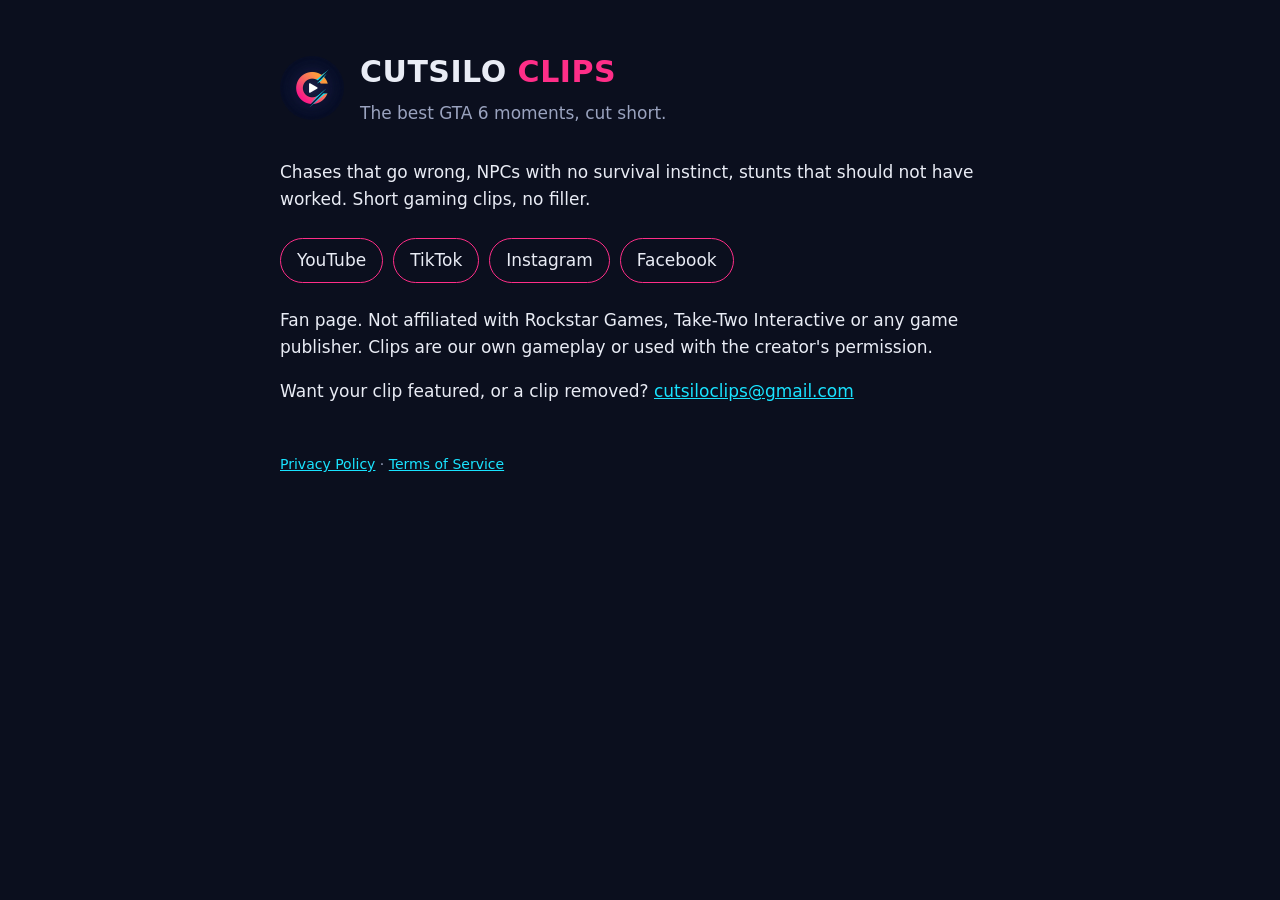
<file: index.html>
<!doctype html>
<html lang="en">
<head>
<meta charset="utf-8">
<meta name="viewport" content="width=device-width, initial-scale=1">
<title>Cutsilo Clips</title>
<meta name="description" content="The best GTA 6 moments, cut short. Short gaming clips on YouTube, TikTok, Instagram and Facebook.">
<link rel="icon" href="logo.png">
<link rel="stylesheet" href="style.css">
</head>
<body>
<main>
  <header>
    <img src="logo.png" alt="Cutsilo Clips logo">
    <div>
      <h1>CUTSILO <span>CLIPS</span></h1>
      <p class="tagline">The best GTA 6 moments, cut short.</p>
    </div>
  </header>
  <p>Chases that go wrong, NPCs with no survival instinct, stunts that should not have worked. Short gaming clips, no filler.</p>
  <div class="links">
    <a href="https://www.youtube.com/@cutsiloclips">YouTube</a>
    <a href="https://www.tiktok.com/@cutsiloclips">TikTok</a>
    <a href="https://www.instagram.com/cutsiloclips/">Instagram</a>
    <a href="https://www.facebook.com/profile.php?id=61596430987827">Facebook</a>
  </div>
  <p>Fan page. Not affiliated with Rockstar Games, Take-Two Interactive or any game publisher. Clips are our own gameplay or used with the creator's permission.</p>
  <p>Want your clip featured, or a clip removed? <a href="mailto:cutsiloclips@gmail.com">cutsiloclips@gmail.com</a></p>
  <footer><a href="privacy.html">Privacy Policy</a> · <a href="terms.html">Terms of Service</a></footer>
</main>
</body>
</html>
</file>
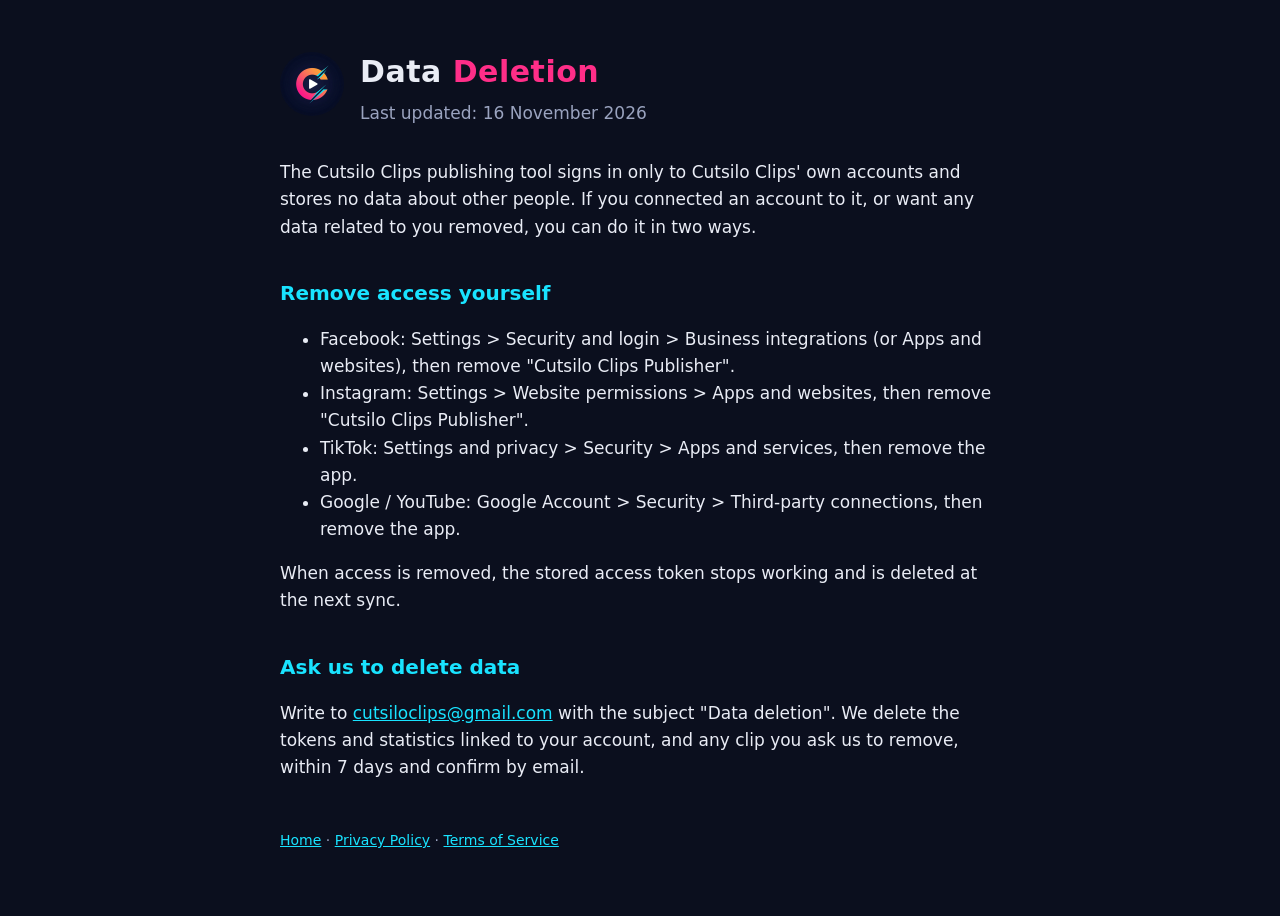
<file: data-deletion.html>
<!doctype html>
<html lang="en">
<head>
<meta charset="utf-8">
<meta name="viewport" content="width=device-width, initial-scale=1">
<title>Data Deletion · Cutsilo Clips</title>
<link rel="icon" href="logo.png">
<link rel="stylesheet" href="style.css">
</head>
<body>
<main>
  <header><a href="index.html"><img src="logo.png" alt="Cutsilo Clips logo"></a><div><h1>Data <span>Deletion</span></h1><p class="tagline">Last updated: 16 November 2026</p></div></header>
  <p>The Cutsilo Clips publishing tool signs in only to Cutsilo Clips' own accounts and stores no data about other people. If you connected an account to it, or want any data related to you removed, you can do it in two ways.</p>
  <h2>Remove access yourself</h2>
  <ul>
    <li>Facebook: Settings &gt; Security and login &gt; Business integrations (or Apps and websites), then remove "Cutsilo Clips Publisher".</li>
    <li>Instagram: Settings &gt; Website permissions &gt; Apps and websites, then remove "Cutsilo Clips Publisher".</li>
    <li>TikTok: Settings and privacy &gt; Security &gt; Apps and services, then remove the app.</li>
    <li>Google / YouTube: Google Account &gt; Security &gt; Third-party connections, then remove the app.</li>
  </ul>
  <p>When access is removed, the stored access token stops working and is deleted at the next sync.</p>
  <h2>Ask us to delete data</h2>
  <p>Write to <a href="mailto:cutsiloclips@gmail.com">cutsiloclips@gmail.com</a> with the subject "Data deletion". We delete the tokens and statistics linked to your account, and any clip you ask us to remove, within 7 days and confirm by email.</p>
  <footer><a href="index.html">Home</a> · <a href="privacy.html">Privacy Policy</a> · <a href="terms.html">Terms of Service</a></footer>
</main>
</body>
</html>
</file>
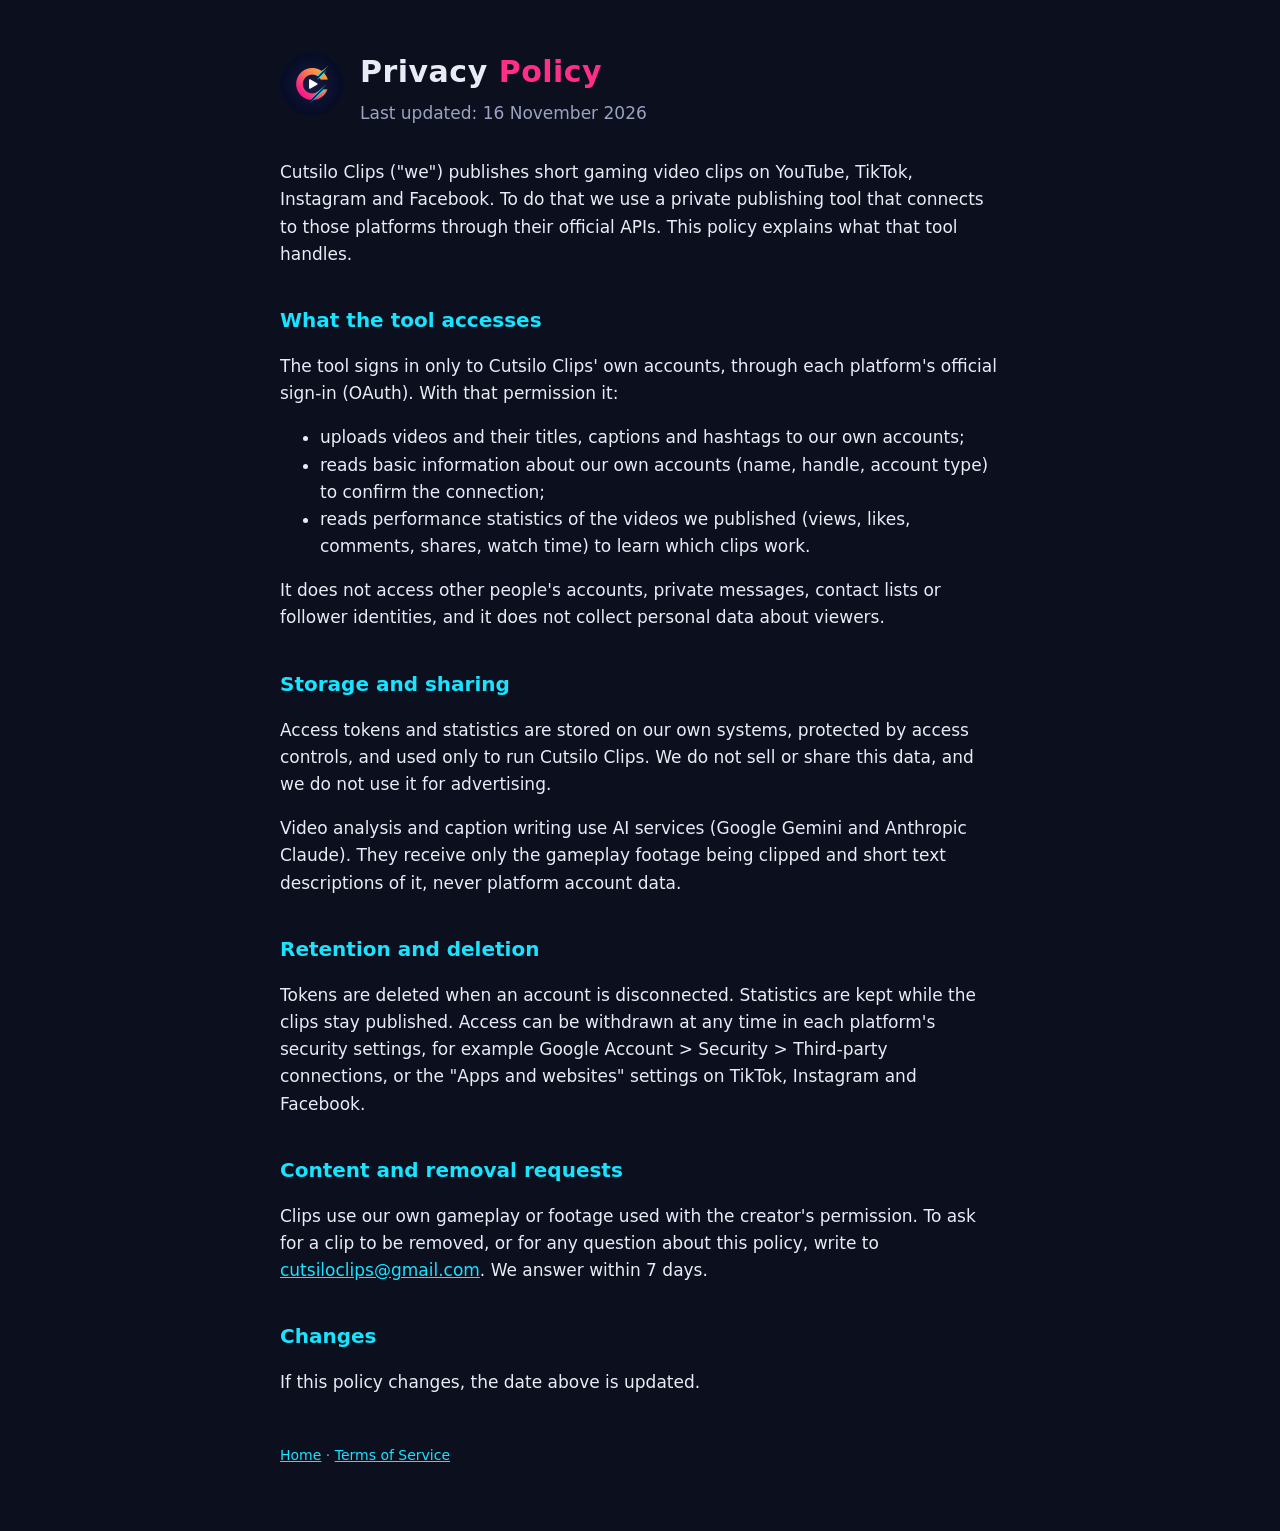
<file: privacy.html>
<!doctype html>
<html lang="en">
<head>
<meta charset="utf-8">
<meta name="viewport" content="width=device-width, initial-scale=1">
<title>Privacy Policy · Cutsilo Clips</title>
<link rel="icon" href="logo.png">
<link rel="stylesheet" href="style.css">
</head>
<body>
<main>
  <header><a href="index.html"><img src="logo.png" alt="Cutsilo Clips logo"></a><div><h1>Privacy <span>Policy</span></h1><p class="tagline">Last updated: 16 November 2026</p></div></header>
  <p>Cutsilo Clips ("we") publishes short gaming video clips on YouTube, TikTok, Instagram and Facebook. To do that we use a private publishing tool that connects to those platforms through their official APIs. This policy explains what that tool handles.</p>
  <h2>What the tool accesses</h2>
  <p>The tool signs in only to Cutsilo Clips' own accounts, through each platform's official sign-in (OAuth). With that permission it:</p>
  <ul>
    <li>uploads videos and their titles, captions and hashtags to our own accounts;</li>
    <li>reads basic information about our own accounts (name, handle, account type) to confirm the connection;</li>
    <li>reads performance statistics of the videos we published (views, likes, comments, shares, watch time) to learn which clips work.</li>
  </ul>
  <p>It does not access other people's accounts, private messages, contact lists or follower identities, and it does not collect personal data about viewers.</p>
  <h2>Storage and sharing</h2>
  <p>Access tokens and statistics are stored on our own systems, protected by access controls, and used only to run Cutsilo Clips. We do not sell or share this data, and we do not use it for advertising.</p>
  <p>Video analysis and caption writing use AI services (Google Gemini and Anthropic Claude). They receive only the gameplay footage being clipped and short text descriptions of it, never platform account data.</p>
  <h2>Retention and deletion</h2>
  <p>Tokens are deleted when an account is disconnected. Statistics are kept while the clips stay published. Access can be withdrawn at any time in each platform's security settings, for example Google Account &gt; Security &gt; Third-party connections, or the "Apps and websites" settings on TikTok, Instagram and Facebook.</p>
  <h2>Content and removal requests</h2>
  <p>Clips use our own gameplay or footage used with the creator's permission. To ask for a clip to be removed, or for any question about this policy, write to <a href="mailto:cutsiloclips@gmail.com">cutsiloclips@gmail.com</a>. We answer within 7 days.</p>
  <h2>Changes</h2>
  <p>If this policy changes, the date above is updated.</p>
  <footer><a href="index.html">Home</a> · <a href="terms.html">Terms of Service</a></footer>
</main>
</body>
</html>
</file>
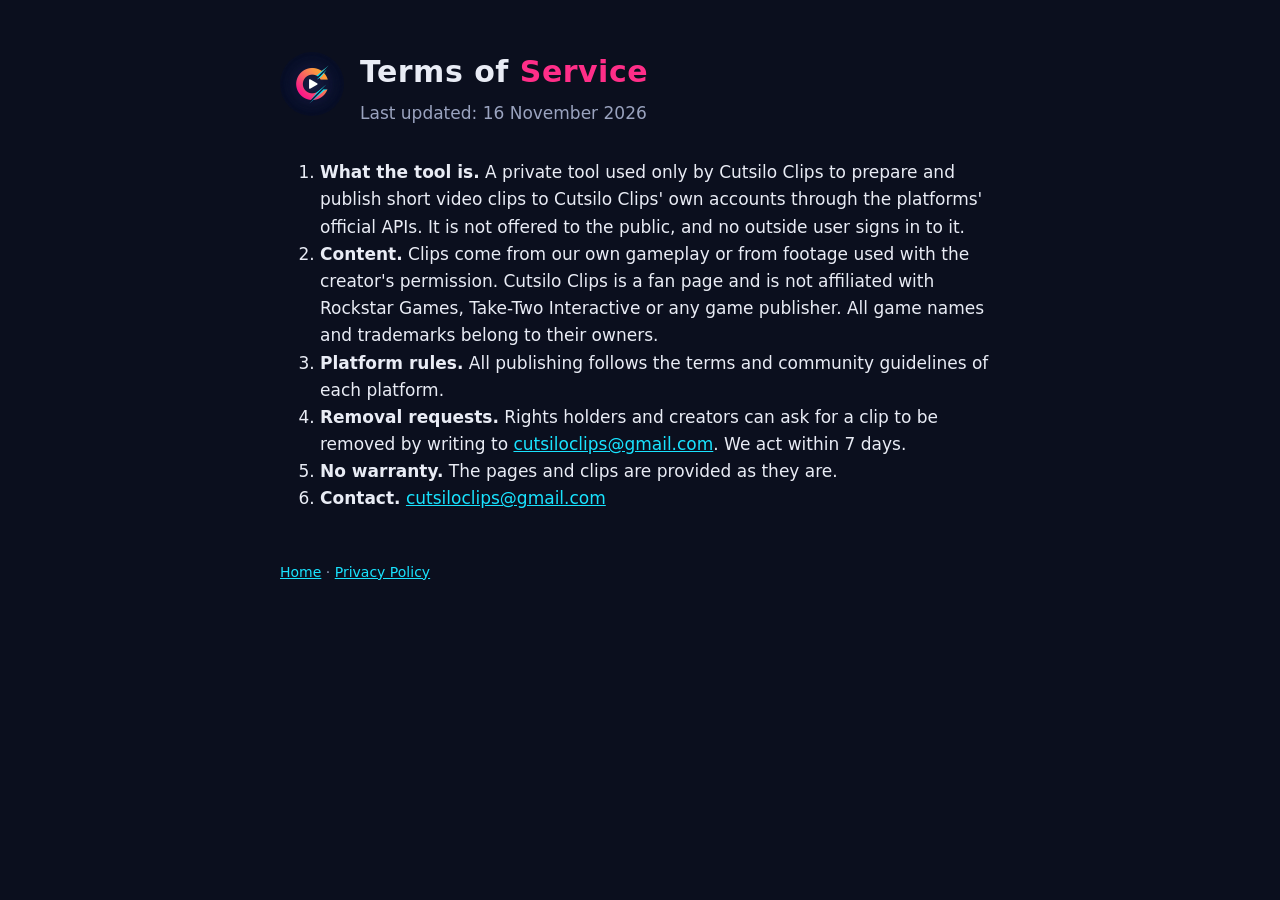
<file: terms.html>
<!doctype html>
<html lang="en">
<head>
<meta charset="utf-8">
<meta name="viewport" content="width=device-width, initial-scale=1">
<title>Terms of Service · Cutsilo Clips</title>
<link rel="icon" href="logo.png">
<link rel="stylesheet" href="style.css">
</head>
<body>
<main>
  <header><a href="index.html"><img src="logo.png" alt="Cutsilo Clips logo"></a><div><h1>Terms of <span>Service</span></h1><p class="tagline">Last updated: 16 November 2026</p></div></header>
  <ol>
    <li><strong>What the tool is.</strong> A private tool used only by Cutsilo Clips to prepare and publish short video clips to Cutsilo Clips' own accounts through the platforms' official APIs. It is not offered to the public, and no outside user signs in to it.</li>
    <li><strong>Content.</strong> Clips come from our own gameplay or from footage used with the creator's permission. Cutsilo Clips is a fan page and is not affiliated with Rockstar Games, Take-Two Interactive or any game publisher. All game names and trademarks belong to their owners.</li>
    <li><strong>Platform rules.</strong> All publishing follows the terms and community guidelines of each platform.</li>
    <li><strong>Removal requests.</strong> Rights holders and creators can ask for a clip to be removed by writing to <a href="mailto:cutsiloclips@gmail.com">cutsiloclips@gmail.com</a>. We act within 7 days.</li>
    <li><strong>No warranty.</strong> The pages and clips are provided as they are.</li>
    <li><strong>Contact.</strong> <a href="mailto:cutsiloclips@gmail.com">cutsiloclips@gmail.com</a></li>
  </ol>
  <footer><a href="index.html">Home</a> · <a href="privacy.html">Privacy Policy</a></footer>
</main>
</body>
</html>
</file>
<file: style.css>
:root { --navy: #0B0F1E; --pink: #FF2E88; --orange: #FF9A3D; --cyan: #19E3FF; --text: #E9ECF5; --muted: #9AA3BF; }
* { box-sizing: border-box; }
body { margin: 0; background: var(--navy); color: var(--text); font: 17px/1.6 system-ui, -apple-system, "Segoe UI", Roboto, sans-serif; }
main { max-width: 760px; margin: 0 auto; padding: 48px 20px 64px; }
header { display: flex; align-items: center; gap: 16px; margin-bottom: 32px; }
header img { width: 64px; height: 64px; border-radius: 50%; }
h1 { font-size: 30px; margin: 0; letter-spacing: 0.5px; }
h1 span { color: var(--pink); }
h2 { color: var(--cyan); font-size: 20px; margin-top: 36px; }
a { color: var(--cyan); }
.tagline { color: var(--muted); margin: 4px 0 0; }
.links { display: flex; flex-wrap: wrap; gap: 10px; margin: 24px 0; }
.links a { border: 1px solid var(--pink); border-radius: 999px; padding: 8px 16px; text-decoration: none; color: var(--text); }
.links a:hover { background: var(--pink); }
footer { margin-top: 48px; color: var(--muted); font-size: 14px; }
</file>
